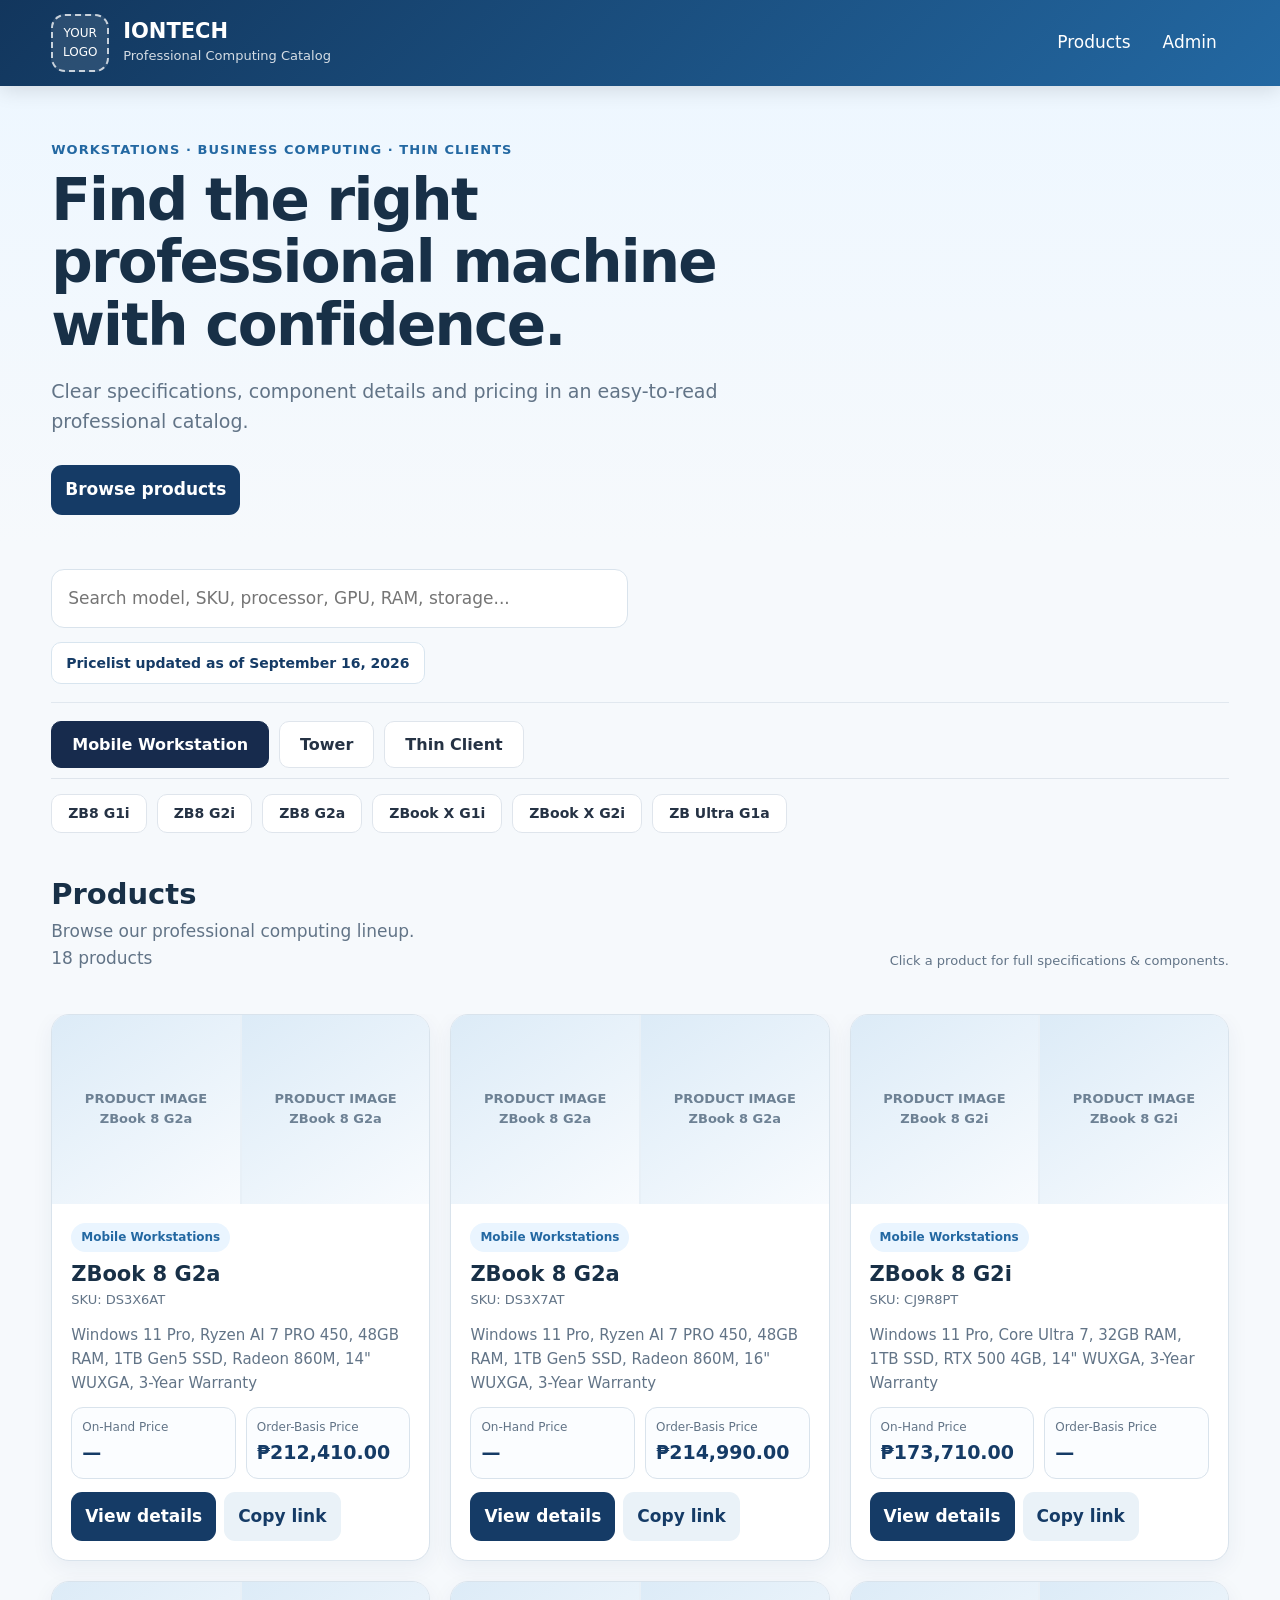
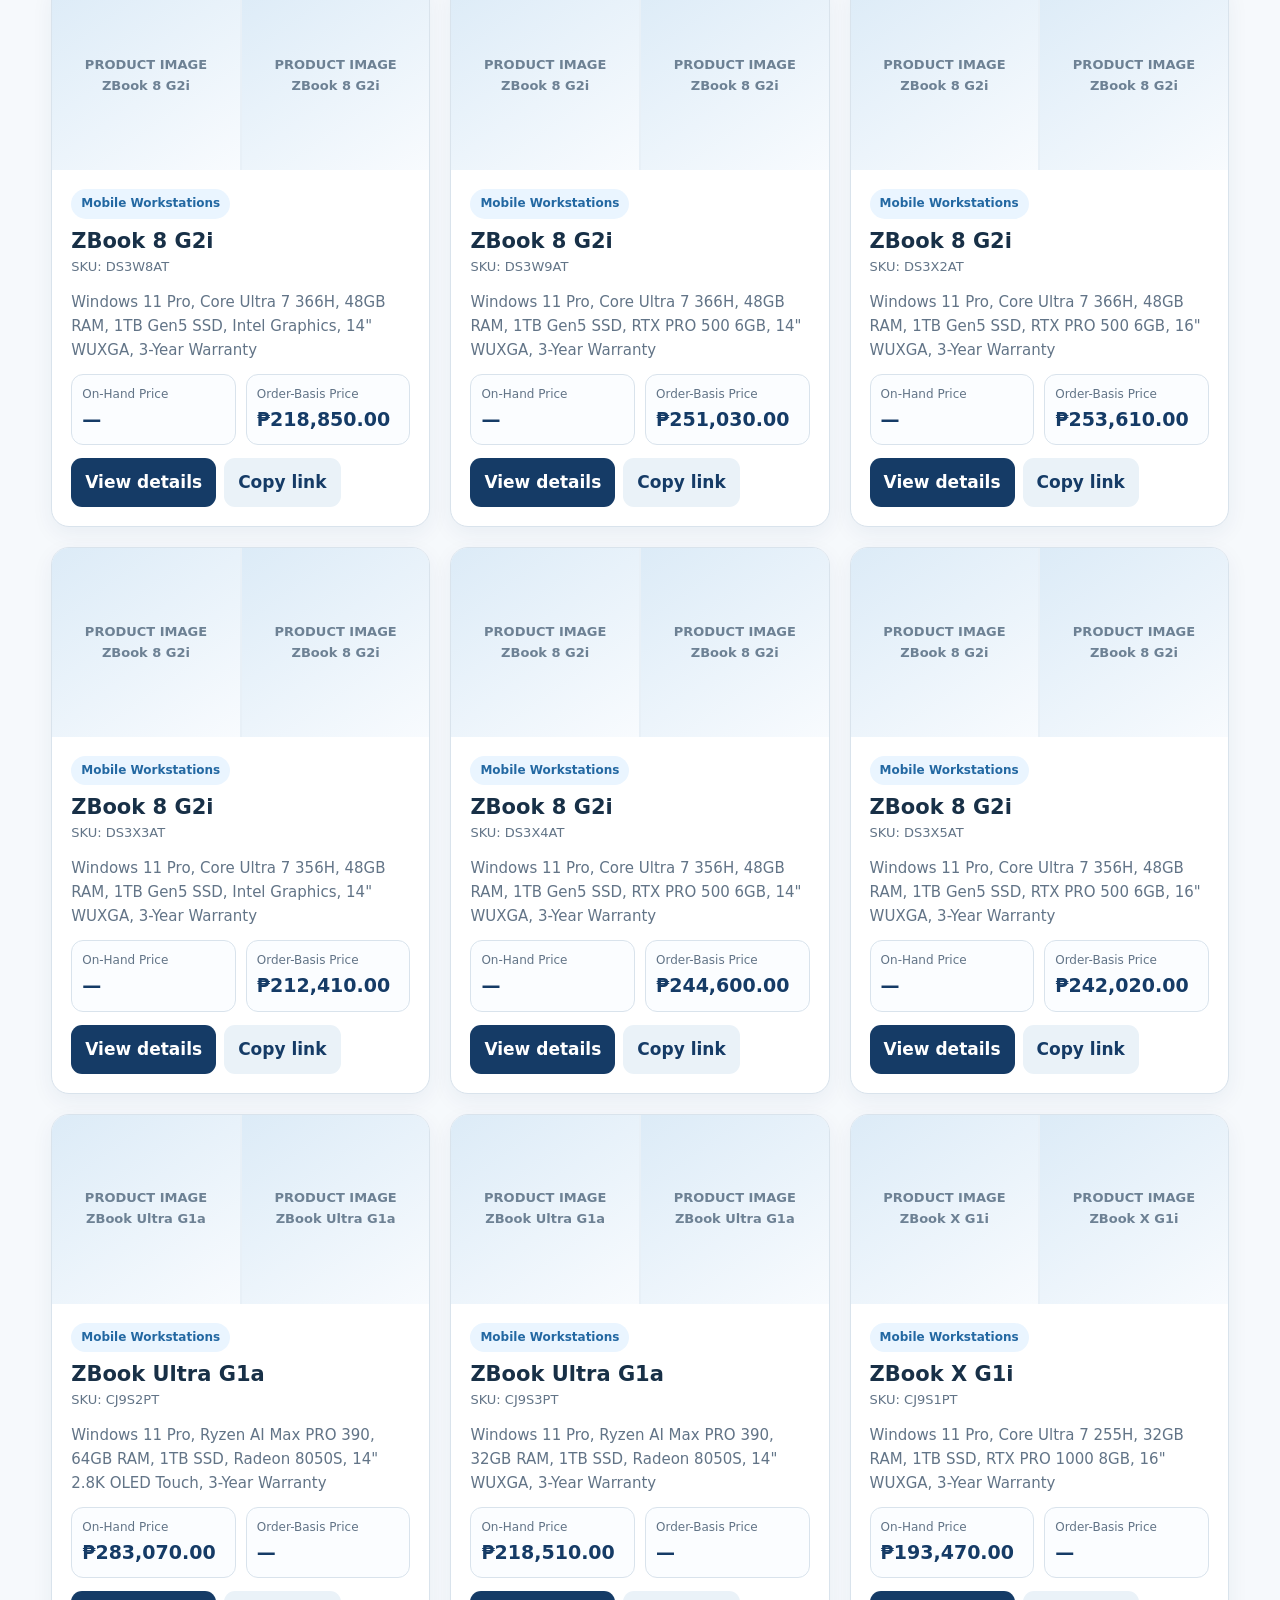
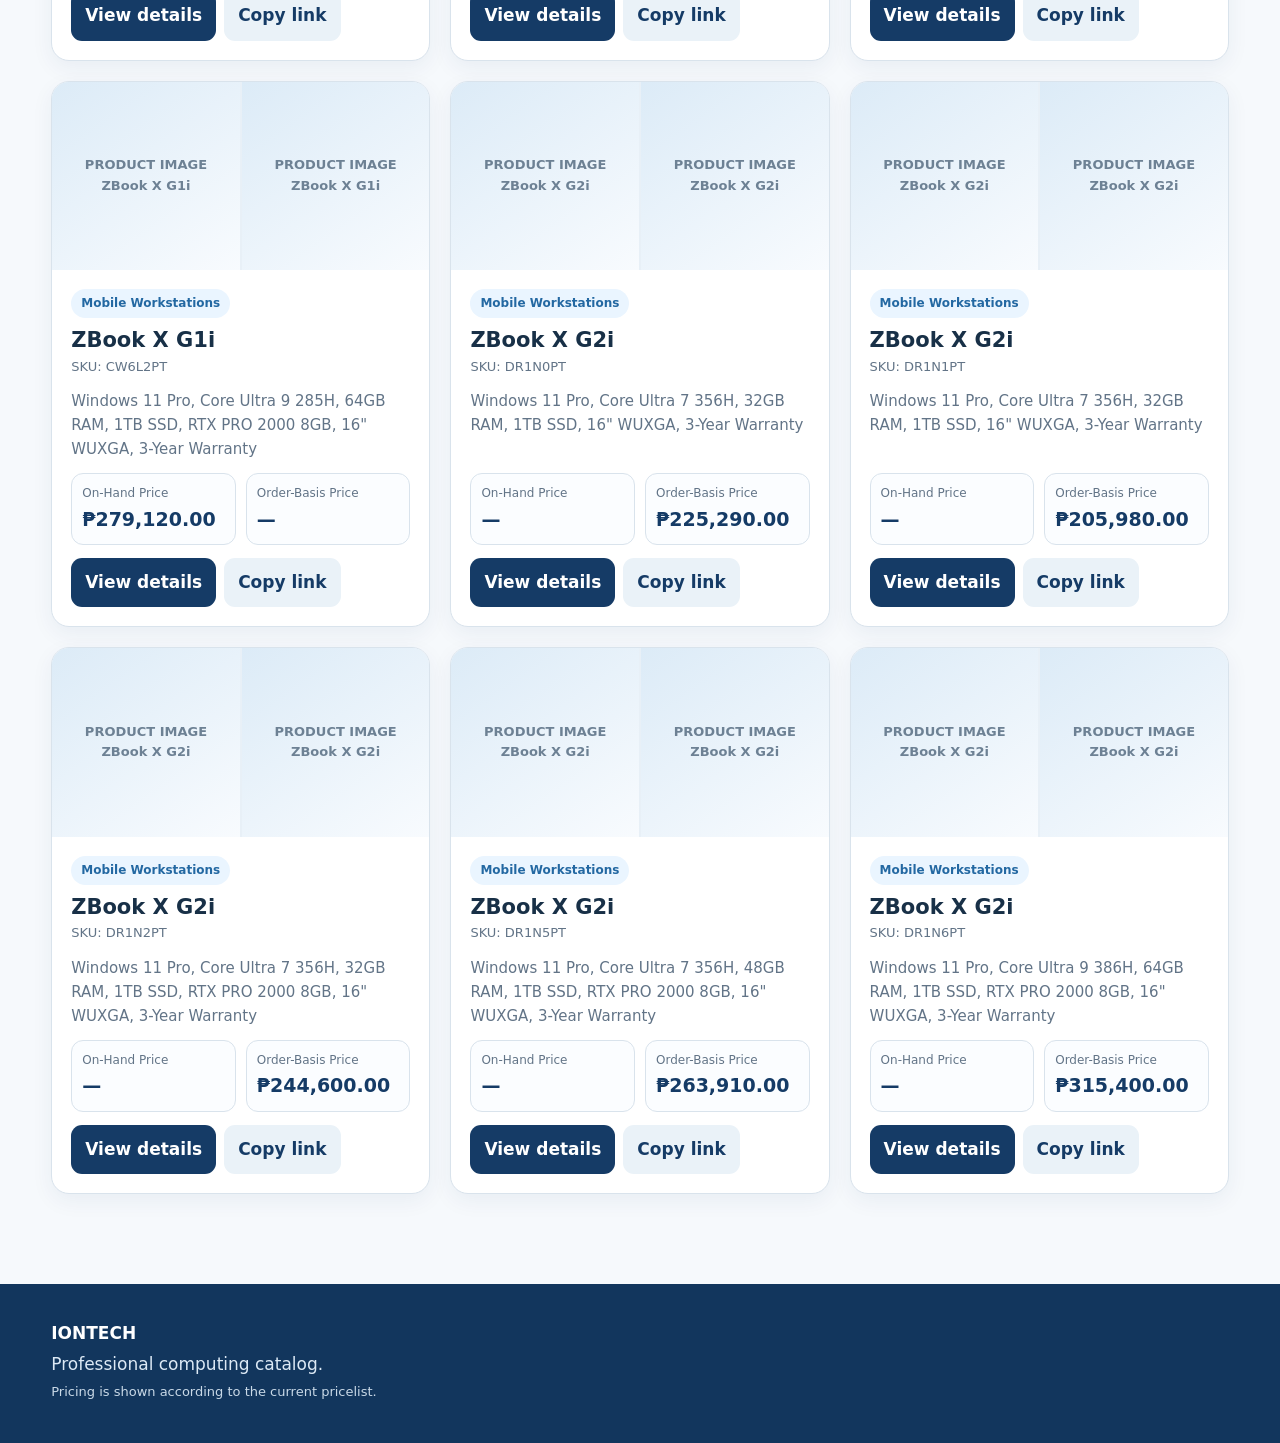
<file: index.html>
<!doctype html>
<html lang="en">
<head>
  <meta charset="utf-8">
  <meta name="viewport" content="width=device-width, initial-scale=1">
  <title>IONTECH Professional Computing Catalog</title>
  <meta name="description" content="Professional workstations and thin clients with specifications, components and pricing.">
  <meta name="robots" content="index,follow">
  <meta name="theme-color" content="#153b66">
  <link rel="canonical" href="">
  <link rel="stylesheet" href="./styles.css">
</head>
<body>
<header class="site-header">
  <div class="container nav">
    <a class="brand" href="./" style="text-decoration:none">
      <div class="logo-box" data-logo><span>YOUR<br>LOGO</span></div>
      <div><h1 data-brand>IONTECH</h1><p>Professional Computing Catalog</p></div>
    </a>
    <nav class="nav-links">
      <a href="#catalog">Products</a>
      <a href="./admin.html">Admin</a>
    </nav>
  </div>
</header>

<main>
<section class="hero" id="heroSection">
  <div class="container hero-grid">
    <div>
      <div class="kicker" id="heroKicker">Workstations · Business Computing · Thin Clients</div>
      <h2 id="heroHeading">Find the right professional machine with confidence.</h2>
      <p id="heroSubheading">Clear specifications, component details and pricing in an easy-to-read professional catalog.</p>
      <a class="btn btn-primary" id="heroButton" href="#catalog" style="display:inline-block;text-decoration:none;margin-top:10px">Browse products</a>
    </div>
  </div>
</section>

<section class="toolbar" id="catalog">
  <div class="container">
    <div class="toolbar-inner">
      <input id="search" class="input" type="search" placeholder="Search model, SKU, processor, GPU, RAM, storage...">
    </div>

    <div class="pricelist-date" id="pricelistDate">Pricelist updated as of —</div>

    <div id="modelSelection" class="model-selection" aria-label="Product selection"></div>

    <div class="catalog-head">
      <div>
        <h3 id="productsHeading">Products</h3>
        <p id="productsSubheading">Browse our professional computing lineup.</p>
        <p id="count">Loading…</p>
      </div>
      <div class="small" id="productsHelper">Click a product for full specifications & components.</div>
    </div>
  </div>
</section>

<section class="container">
  <div id="grid" class="grid"></div>
</section>
</main>

<footer class="footer" id="siteFooter">
  <div class="container">
    <strong data-brand>IONTECH</strong>
    <p id="footerDescription">Professional computing catalog.</p>
    <p class="small" style="color:#c9d9e7" id="footerNote">Pricing is shown according to the current pricelist.</p>
  </div>
</footer>

<div class="modal" id="modal">
  <div class="modal-box" id="modalContent"></div>
</div>

<script src="./products.js"></script>
<script src="./app.js"></script>
</body>
</html>
</file>
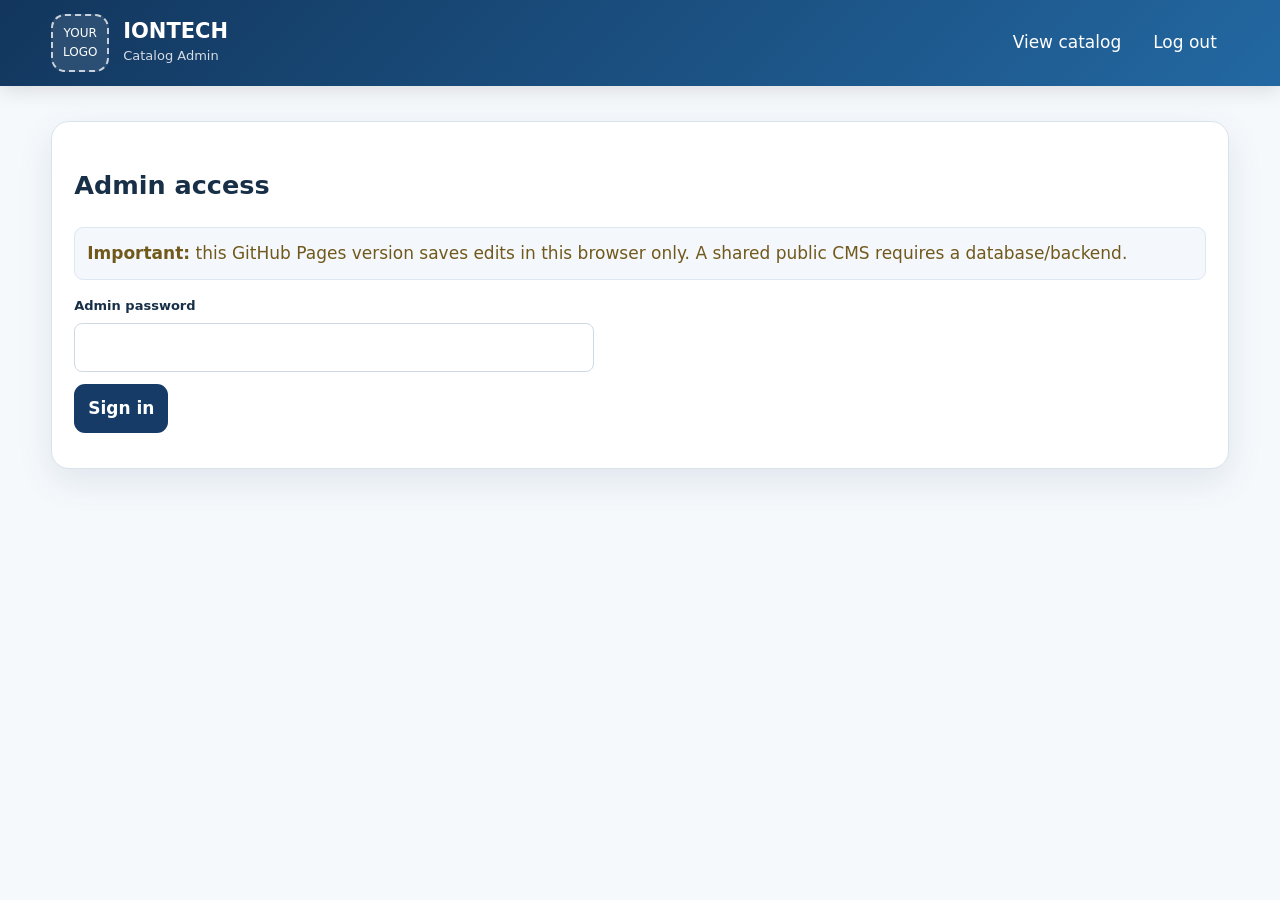
<file: admin.html>
<!doctype html>
<html lang="en">
<head>
<meta charset="utf-8"><meta name="viewport" content="width=device-width,initial-scale=1">
<title>IONTECH Admin</title><meta name="robots" content="noindex,nofollow">
<link rel="stylesheet" href="./styles.css">
<style>
.admin-tabs{display:flex;gap:8px;flex-wrap:wrap;margin-bottom:18px}.admin-tab{border:1px solid #d7e0ea;background:#fff;padding:10px 14px;border-radius:10px;cursor:pointer;font-weight:700}.admin-tab.active{background:#153b66;color:#fff;border-color:#153b66}.admin-section{display:none}.admin-section.active{display:block}.admin-grid{display:grid;grid-template-columns:repeat(2,minmax(0,1fr));gap:14px}.field label{display:block;font-weight:700;margin-bottom:6px}.field input,.field textarea,.field select{width:100%;box-sizing:border-box;padding:10px 12px;border:1px solid #cfd9e5;border-radius:8px;font:inherit;background:#fff}.field textarea{min-height:90px;resize:vertical}.full{grid-column:1/-1}.small-help{font-size:.83rem;color:#687789;margin-top:5px}.admin-list{display:grid;gap:8px;margin-top:14px}.admin-row{display:flex;justify-content:space-between;gap:12px;align-items:center;padding:12px;border:1px solid #dce4ed;border-radius:10px;background:#fff}.admin-actions{display:flex;gap:10px;flex-wrap:wrap;margin-top:16px}.status{font-size:.9rem;color:#237a45;align-self:center}.table-wrap{overflow:auto;border:1px solid #dbe3ec;border-radius:10px;margin-top:10px}.edit-table{width:100%;border-collapse:collapse;min-width:620px}.edit-table th,.edit-table td{padding:9px;border-bottom:1px solid #e4eaf0;text-align:left;vertical-align:top}.edit-table th{background:#f5f8fb}.edit-table input{width:100%;box-sizing:border-box;padding:8px;border:1px solid #ccd7e2;border-radius:7px}.image-admin{display:grid;grid-template-columns:1fr 1fr;gap:14px}.image-slot{border:1px dashed #c8d4e0;border-radius:10px;padding:12px;background:#f9fbfd}.preview img{max-width:100%;max-height:180px;border-radius:8px;object-fit:contain}.hidden{display:none!important}.notice{padding:12px;border-radius:9px;background:#f4f8fc;border:1px solid #dce7f1}.seo-panel{border:1px solid #dbe3ec;border-radius:12px;padding:15px;background:#f8fbfe}.seo-panel h3{margin-top:0;color:#153b66}@media(max-width:700px){.admin-grid,.image-admin{grid-template-columns:1fr}}
</style>
</head>
<body>
<header class="site-header"><div class="container nav">
<a class="brand" href="./" style="text-decoration:none"><div class="logo-box" data-logo><span>YOUR<br>LOGO</span></div><div><h1 data-brand>IONTECH</h1><p>Catalog Admin</p></div></a>
<div class="nav-links"><a href="./">View catalog</a><button id="logout">Log out</button></div>
</div></header>

<main class="container admin-wrap">
<section id="loginPanel" class="admin-card">
<h2>Admin access</h2>
<p class="notice"><strong>Important:</strong> this GitHub Pages version saves edits in this browser only. A shared public CMS requires a database/backend.</p>
<form id="loginForm" style="max-width:520px"><div class="field"><label>Admin password</label><input id="adminPassword" type="password" required></div><button class="btn btn-primary" style="margin-top:12px">Sign in</button><p id="loginError" class="small" style="color:#b33a3a"></p></form>
</section>

<section id="adminPanel" class="hidden">
<div class="admin-tabs">
<button class="admin-tab active" data-tab="homepage">Homepage</button>
<button class="admin-tab" data-tab="products">Products</button>
<button class="admin-tab" data-tab="branding">Branding & SEO</button>
<button class="admin-tab" data-tab="backup">Backup</button>
</div>

<section id="tab-homepage" class="admin-section active">
<div class="admin-card"><h2>Homepage content</h2>
<div class="admin-grid">
<div class="field full"><label>Small label / kicker</label><input id="heroKicker"></div>
<div class="field full"><label>Main heading</label><input id="heroHeading"></div>
<div class="field full"><label>Main subheading</label><textarea id="heroSubheading"></textarea></div>
<div class="field"><label>Main button text</label><input id="heroButtonText"></div>
<div class="field"><label>Products heading</label><input id="productsHeading"></div>
<div class="field"><label>Products subheading</label><input id="productsSubheading"></div>
<div class="field full"><label>Products helper text</label><input id="productsHelper"></div>
<div class="field"><label>Footer description</label><textarea id="footerDescription"></textarea></div>
<div class="field"><label>Footer note</label><textarea id="footerNote"></textarea></div>
<div class="field"><label>Pricelist updated as of</label><input id="pricelistDate" placeholder="September 16, 2026"></div>
</div>
<div class="admin-actions"><button id="saveHomepage" class="btn btn-primary">Save homepage</button><span id="homepageStatus" class="status"></span></div>
</div>
<div class="admin-card"><h2>Show / hide sections</h2>
<label class="toggle-row"><input id="showHero" type="checkbox"> Show hero section</label>
<label class="toggle-row"><input id="showHeroKicker" type="checkbox"> Show small label</label>
<label class="toggle-row"><input id="showHeroButton" type="checkbox"> Show main button</label>
<label class="toggle-row"><input id="showFooter" type="checkbox"> Show footer</label>
</div>
</section>

<section id="tab-products" class="admin-section">
<div class="admin-card"><h2>Product manager</h2><input id="productSearch" class="input" placeholder="Search model, SKU, category, processor..."><p id="adminCount" class="small"></p><div id="adminRows" class="admin-list"></div></div>
<div id="editPanel" class="admin-card hidden"><h2>Edit product</h2>
<div class="admin-grid">
<div class="field"><label>SKU</label><input id="editSku" readonly></div>
<div class="field"><label>Model</label><input id="editModel"></div>
<div class="field"><label>Category</label><input id="editCategory"></div>
<div class="field"><label>Processor brand</label><input id="editProcessorBrand"></div>
<div class="field"><label>Screen size</label><input id="editScreenSize"></div>
<div class="field"><label>On-Hand price</label><input id="editOnhand"></div>
<div class="field"><label>Order-Basis price</label><input id="editOrder"></div>
<div class="field"><label>On-Hand price label</label><input id="editOnhandLabel"></div>
<div class="field"><label>Order-Basis price label</label><input id="editOrderLabel"></div>
<div class="field full"><label>Description</label><textarea id="editDescription"></textarea></div>

<div class="field full"><label>General SEO title</label><input id="editSeoTitle"></div>
<div class="field full"><label>General SEO description</label><textarea id="editSeoDescription"></textarea></div>

<div class="field full seo-panel">
<h3>On-Hand SEO</h3>
<label>SEO title</label><input id="editSeoOnhandTitle" placeholder="Example: ZBook 8 G2i On-Hand Philippines | IONTECH">
<label>SEO description</label><textarea id="editSeoOnhandDescription" placeholder="SEO description for the on-hand price/listing."></textarea>
</div>

<div class="field full seo-panel">
<h3>Order-Basis SEO</h3>
<label>SEO title</label><input id="editSeoOrderTitle" placeholder="Example: ZBook 8 G2i Order Basis Philippines | IONTECH">
<label>SEO description</label><textarea id="editSeoOrderDescription" placeholder="SEO description for the order-basis price/listing."></textarea>
</div>
</div>

<h3>Product images</h3><div class="image-admin">
<div class="image-slot"><strong>Image 1</strong><div id="preview1" class="preview" style="margin-top:8px"></div><input id="editImage1" type="file" accept="image/*" style="margin-top:8px"></div>
<div class="image-slot"><strong>Image 2</strong><div id="preview2" class="preview" style="margin-top:8px"></div><input id="editImage2" type="file" accept="image/*" style="margin-top:8px"></div>
</div>

<h3>Specifications</h3><div class="table-wrap"><table class="edit-table"><thead><tr><th>Specification</th><th>Value</th><th>Remove</th></tr></thead><tbody id="specRows"></tbody></table></div>
<button id="addSpec" class="btn btn-secondary" style="margin-top:10px">+ Add specification</button>

<h3>Components / included configuration</h3><div class="table-wrap"><table class="edit-table"><thead><tr><th>Part No.</th><th>Part Description</th><th>Remove</th></tr></thead><tbody id="componentRows"></tbody></table></div>
<button id="addComponent" class="btn btn-secondary" style="margin-top:10px">+ Add component</button>

<div class="admin-actions"><button id="saveProduct" class="btn btn-primary">Save product</button><button id="cancelEdit" class="btn btn-secondary">Cancel</button><span id="saveStatus" class="status"></span></div>
</div>
</section>

<section id="tab-branding" class="admin-section">
<div class="admin-card"><h2>Branding & SEO</h2><div class="admin-grid">
<div class="field"><label>Company name</label><input id="companyName"></div>
<div class="field"><label>Browser/site title</label><input id="siteTitle"></div>
<div class="field full"><label>Site SEO description</label><textarea id="siteDescription"></textarea></div>
<div class="field"><label>Company logo</label><input id="logoFile" type="file" accept="image/*"><div id="logoPreview" class="preview" style="margin-top:8px"></div></div>
</div><div class="admin-actions"><button id="saveSettings" class="btn btn-primary">Save branding & SEO</button><span id="settingsStatus" class="status"></span></div></div>
</section>

<section id="tab-backup" class="admin-section">
<div class="admin-card"><h2>Backup</h2><p class="small">Export your browser-stored admin edits before changing browsers or clearing site data.</p>
<div class="admin-actions"><button id="exportData" class="btn btn-primary">Export backup</button><label class="btn btn-secondary" style="display:inline-block">Import backup<input id="importData" type="file" accept="application/json" hidden></label></div></div>
</section>
</section>
</main>

<script src="./products.js"></script>
<script src="./app.js"></script>
<script src="./admin.js"></script>
</body>
</html>
</file>
<file: styles.css>
:root{
  --navy:#153b66;
  --blue:#2368a2;
  --sky:#eaf5ff;
  --mint:#eaf8f3;
  --gold:#f0b84b;
  --ink:#183047;
  --muted:#627487;
  --line:#d9e3ec;
  --paper:#ffffff;
  --bg:#f6f9fc;
  --danger:#b33a3a;
  --shadow:0 12px 35px rgba(21,59,102,.10);
  --radius:18px;
}
*{box-sizing:border-box}
html{scroll-behavior:smooth}
body{
  margin:0;background:var(--bg);color:var(--ink);
  font-family:Inter,ui-sans-serif,system-ui,-apple-system,BlinkMacSystemFont,"Segoe UI",Arial,sans-serif;
  font-size:17px;line-height:1.6;
}
button,input,select{font:inherit}
button{cursor:pointer}
a{color:inherit}
.container{width:min(1180px,92%);margin:auto}
.site-header{
  background:linear-gradient(135deg,#12365d,#2368a2);
  color:#fff;position:sticky;top:0;z-index:20;
  box-shadow:0 4px 20px rgba(0,0,0,.12)
}
.nav{display:flex;align-items:center;justify-content:space-between;gap:20px;padding:14px 0}
.brand{display:flex;align-items:center;gap:14px;min-width:0}
.logo-box{
  width:58px;height:58px;border:2px dashed rgba(255,255,255,.75);
  border-radius:14px;display:grid;place-items:center;font-size:12px;text-align:center;
  background:rgba(255,255,255,.10);overflow:hidden
}
.logo-box img{width:100%;height:100%;object-fit:contain;background:#fff}
.brand h1{font-size:21px;line-height:1.2;margin:0}
.brand p{margin:2px 0 0;opacity:.82;font-size:13px}
.nav-links{display:flex;gap:8px;align-items:center}
.nav-links a,.nav-links button{
  color:#fff;text-decoration:none;border:0;background:transparent;padding:10px 12px;border-radius:10px
}
.nav-links a:hover,.nav-links button:hover{background:rgba(255,255,255,.13)}
.hero{padding:54px 0 30px;background:linear-gradient(180deg,#eef7ff 0%,#f6f9fc 100%)}
.hero-grid{display:grid;grid-template-columns:1.25fr .75fr;gap:30px;align-items:center}
.kicker{color:var(--blue);font-weight:800;letter-spacing:.08em;text-transform:uppercase;font-size:13px}
.hero h2{font-size:clamp(34px,5vw,58px);line-height:1.08;margin:8px 0 18px;letter-spacing:-.03em}
.hero p{font-size:19px;color:var(--muted);max-width:700px}
.hero-card{background:#fff;border:1px solid var(--line);padding:24px;border-radius:24px;box-shadow:var(--shadow)}
.hero-stat{display:flex;justify-content:space-between;padding:13px 0;border-bottom:1px solid var(--line)}
.hero-stat:last-child{border-bottom:0}
.toolbar{padding:24px 0;position:sticky;top:86px;z-index:10;background:rgba(246,249,252,.96);backdrop-filter:blur(12px)}
.toolbar-inner{display:grid;grid-template-columns:1.4fr .7fr .7fr;gap:12px}
.input,.select{
  width:100%;padding:15px 16px;border:1px solid var(--line);border-radius:13px;
  background:#fff;color:var(--ink);outline:none
}
.input:focus,.select:focus{border-color:var(--blue);box-shadow:0 0 0 4px rgba(35,104,162,.10)}
.chips{display:flex;flex-wrap:wrap;gap:9px;margin-top:12px}
.chip{border:1px solid var(--line);background:#fff;padding:8px 13px;border-radius:999px;color:var(--muted)}
.chip.active{background:var(--navy);color:#fff;border-color:var(--navy)}
.catalog-head{display:flex;justify-content:space-between;align-items:end;gap:20px;margin:10px 0 18px}
.catalog-head h3{font-size:29px;margin:0}
.catalog-head p{margin:0;color:var(--muted)}
.grid{display:grid;grid-template-columns:repeat(3,1fr);gap:20px;padding-bottom:60px}
.card{background:#fff;border:1px solid var(--line);border-radius:var(--radius);overflow:hidden;box-shadow:0 7px 22px rgba(21,59,102,.06);display:flex;flex-direction:column}
.card-media{display:grid;grid-template-columns:1fr 1fr;gap:2px;background:#e8f0f7;aspect-ratio:16/8}
.thumb{background:linear-gradient(145deg,#dcebf7,#f8fbfe);display:grid;place-items:center;overflow:hidden}
.thumb img{width:100%;height:100%;object-fit:cover}
.placeholder{color:#6d8194;text-align:center;padding:10px;font-weight:800;font-size:13px}
.card-body{padding:19px;display:flex;flex-direction:column;flex:1}
.badge{display:inline-flex;align-self:flex-start;padding:5px 10px;border-radius:999px;background:var(--sky);color:var(--blue);font-size:12px;font-weight:800;margin-bottom:9px}
.card h4{margin:0;font-size:21px;line-height:1.25}
.sku{font-size:13px;color:var(--muted);margin-top:3px}
.card-desc{font-size:15px;color:var(--muted);margin:12px 0}
.price-grid{display:grid;grid-template-columns:1fr 1fr;gap:10px;margin-top:auto}
.price-box{border:1px solid var(--line);border-radius:12px;padding:10px;background:#fbfdff}
.price-label{font-size:12px;color:var(--muted)}
.price{font-size:19px;font-weight:900;color:var(--navy)}
.card-actions{display:flex;gap:8px;margin-top:13px}
.btn{border:0;border-radius:11px;padding:11px 14px;font-weight:800}
.btn-primary{background:var(--navy);color:#fff}
.btn-secondary{background:#eaf2f8;color:var(--navy)}
.btn-danger{background:#fff0f0;color:var(--danger)}
.empty{padding:50px;text-align:center;color:var(--muted);background:#fff;border:1px dashed var(--line);border-radius:18px;grid-column:1/-1}
.modal{position:fixed;inset:0;background:rgba(11,30,48,.60);display:none;align-items:center;justify-content:center;padding:20px;z-index:50}
.modal.open{display:flex}
.modal-box{width:min(1050px,100%);max-height:92vh;overflow:auto;background:#fff;border-radius:22px;box-shadow:0 30px 80px rgba(0,0,0,.28)}
.modal-top{display:flex;justify-content:space-between;gap:15px;padding:20px 24px;border-bottom:1px solid var(--line);position:sticky;top:0;background:#fff;z-index:2}
.close{border:0;background:#eef3f7;width:42px;height:42px;border-radius:50%;font-size:23px}
.detail{padding:24px}
.detail-grid{display:grid;grid-template-columns:.8fr 1.2fr;gap:28px}
.gallery{display:grid;grid-template-columns:1fr 1fr;gap:8px}
.gallery .thumb{aspect-ratio:1/1;border-radius:14px}
.detail h2{font-size:36px;line-height:1.15;margin:0 0 6px}
.detail .lead{color:var(--muted);font-size:18px}
.detail-prices{display:grid;grid-template-columns:1fr 1fr;gap:12px;margin:20px 0}
.detail-price{padding:16px;border-radius:14px;background:var(--mint);border:1px solid #cde9df}
.detail-price strong{display:block;font-size:25px;color:#17624e}
.specs{border-collapse:collapse;width:100%;margin-top:18px}
.specs th,.specs td{padding:12px 10px;border-bottom:1px solid var(--line);text-align:left;vertical-align:top}
.specs th{width:32%;color:#4c6377;background:#fbfdff}
.components{display:grid;grid-template-columns:1fr 1fr;gap:8px;margin-top:15px}
.component{border:1px solid var(--line);border-radius:10px;padding:10px}
.component b{font-size:12px;color:var(--blue)}
.footer{background:#12365d;color:#fff;padding:36px 0;margin-top:30px}
.footer p{margin:4px 0;color:#dce9f5}
.admin-wrap{padding:35px 0 70px}
.admin-card{background:#fff;border:1px solid var(--line);border-radius:18px;padding:22px;box-shadow:var(--shadow);margin-bottom:20px}
.admin-grid{display:grid;grid-template-columns:repeat(2,1fr);gap:14px}
.field label{display:block;font-size:13px;font-weight:800;margin-bottom:5px}
.field input,.field textarea,.field select{width:100%;padding:12px;border:1px solid var(--line);border-radius:10px}
.field textarea{min-height:100px;resize:vertical}
.image-admin{display:grid;grid-template-columns:1fr 1fr;gap:12px}
.image-slot{border:1px dashed #aebdca;border-radius:12px;padding:10px;background:#f9fbfd}
.image-slot img{width:100%;aspect-ratio:16/9;object-fit:contain;background:#edf3f8;border-radius:9px;margin-bottom:8px}
.notice{padding:14px 16px;border-radius:12px;background:#fff7df;border:1px solid #efd58e;color:#71591c;margin-bottom:16px}
.admin-list{display:grid;gap:10px}
.admin-row{display:grid;grid-template-columns:1fr auto;gap:10px;align-items:center;border:1px solid var(--line);border-radius:12px;padding:12px}
.hidden{display:none!important}
.small{font-size:13px;color:var(--muted)}
@media(max-width:900px){
  .hero-grid,.detail-grid{grid-template-columns:1fr}
  .grid{grid-template-columns:repeat(2,1fr)}
  .toolbar-inner{grid-template-columns:1fr}
}
@media(max-width:620px){
  body{font-size:16px}
  .nav{align-items:flex-start}
  .nav-links{display:none}
  .grid{grid-template-columns:1fr}
  .price-grid,.detail-prices,.components,.admin-grid,.image-admin{grid-template-columns:1fr}
  .hero{padding-top:34px}
}
.table-wrap{overflow:auto}.specs thead th{background:#f4f7fa}.specs td,.specs th{vertical-align:top}.components{display:none}

/* Product family selection */
.model-selection{margin-top:18px;padding:18px 0 4px}.selection-group{margin-bottom:18px}.selection-title{font-weight:900;color:var(--navy);font-size:18px;margin-bottom:9px}.selection-buttons{display:flex;flex-wrap:wrap;gap:9px}.selection-btn{border:1px solid var(--line);background:#fff;color:var(--navy);padding:9px 14px;border-radius:999px;font:inherit;font-weight:800;cursor:pointer;transition:.15s}.selection-btn:hover{border-color:var(--blue);transform:translateY(-1px)}.selection-btn.active{background:var(--navy);border-color:var(--navy);color:#fff}.seo-panel{border:1px solid var(--line);border-radius:12px;padding:15px;background:#f8fbfe}.seo-panel h3{margin:0 0 10px;color:var(--navy)}.seo-panel label{display:block;font-weight:700;margin-bottom:5px}.seo-panel input,.seo-panel textarea{margin-bottom:8px}

.pricelist-date{display:inline-block;margin-top:14px;padding:9px 14px;border:1px solid #d8e5ef;border-radius:10px;background:#fff;color:#153b66;font-weight:800;font-size:14px}
.model-selection{margin-top:18px;padding:18px 0 4px;border-top:1px solid #e1e8ef}
.selection-group{margin-bottom:20px}
.selection-title{font-weight:900;color:#153b66;font-size:19px;margin-bottom:10px}
.selection-buttons{display:flex;flex-wrap:wrap;gap:9px}
.selection-btn{border:1px solid #d9e3ec;background:#fff;color:#153b66;padding:9px 14px;border-radius:999px;font:inherit;font-weight:800;cursor:pointer;transition:.15s}
.selection-btn:hover{border-color:#2368a2;transform:translateY(-1px)}
.selection-btn.active{background:#153b66;border-color:#153b66;color:#fff}
.seo-panel{border:1px solid #d9e3ec;border-radius:12px;padding:15px;background:#f8fbfe}
.seo-panel h3{margin:0 0 10px;color:#153b66}
.seo-panel label{display:block;font-weight:700;margin-bottom:5px}
.seo-panel input,.seo-panel textarea{margin-bottom:8px}


/* Category and contextual model tabs */
.category-tabs,.model-tabs{display:flex;align-items:center;gap:10px;flex-wrap:wrap}
.category-tabs{margin:0 0 12px;border-bottom:1px solid var(--border,#dfe5ec);padding-bottom:10px}
.model-tabs{margin:0 0 22px;min-height:44px}
.category-tab,.model-tab{appearance:none;border:1px solid var(--border,#dfe5ec);background:#fff;color:#253244;border-radius:10px;font:inherit;font-weight:700;line-height:1.2;cursor:pointer;transition:.18s ease}
.category-tab{padding:13px 20px;font-size:16px}.model-tab{padding:10px 16px;font-size:14px}
.category-tab:hover,.model-tab:hover{border-color:#7d8da1;transform:translateY(-1px)}
.category-tab.active,.model-tab.active{background:#172b4d;color:#fff;border-color:#172b4d}
@media(max-width:700px){.category-tabs,.model-tabs{flex-wrap:nowrap;overflow-x:auto;scrollbar-width:thin}.category-tab,.model-tab{flex:0 0 auto;white-space:nowrap}.category-tabs{padding-bottom:10px}.model-tabs{padding-bottom:6px}}
</file>
